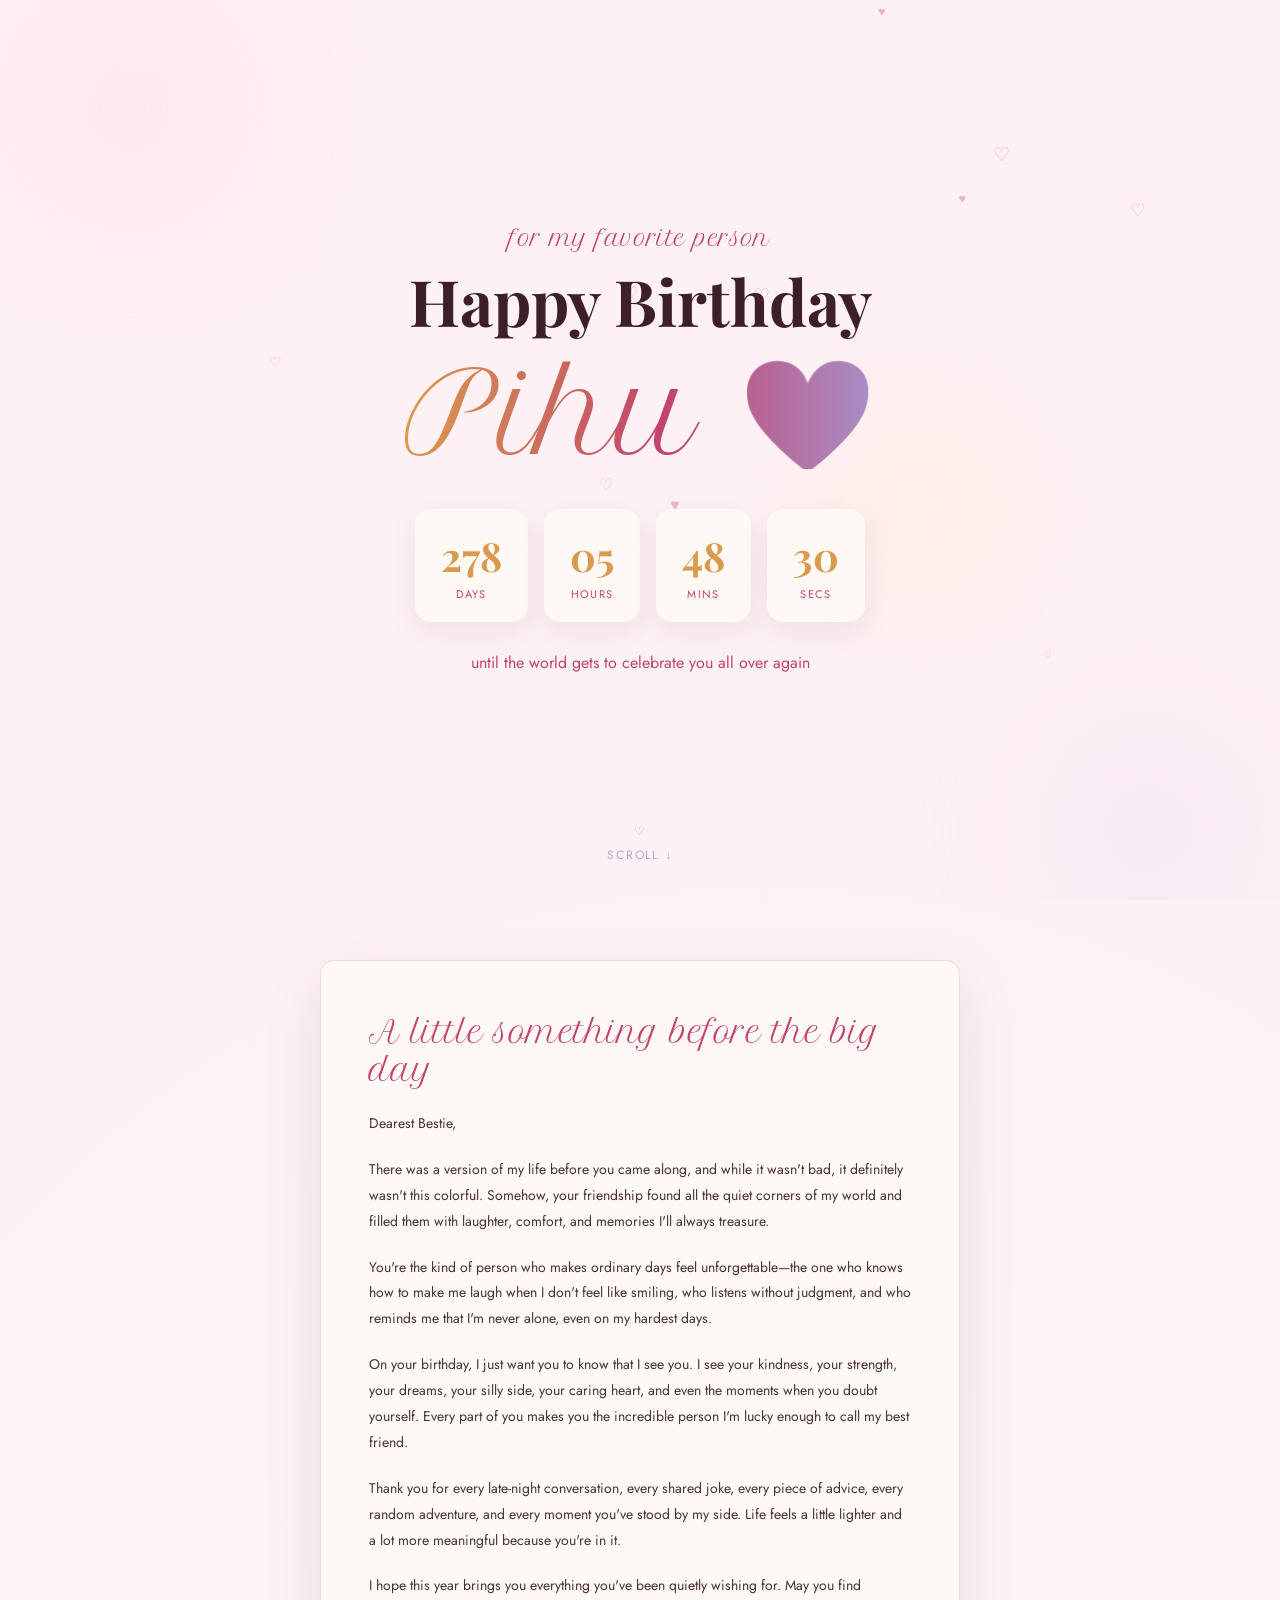
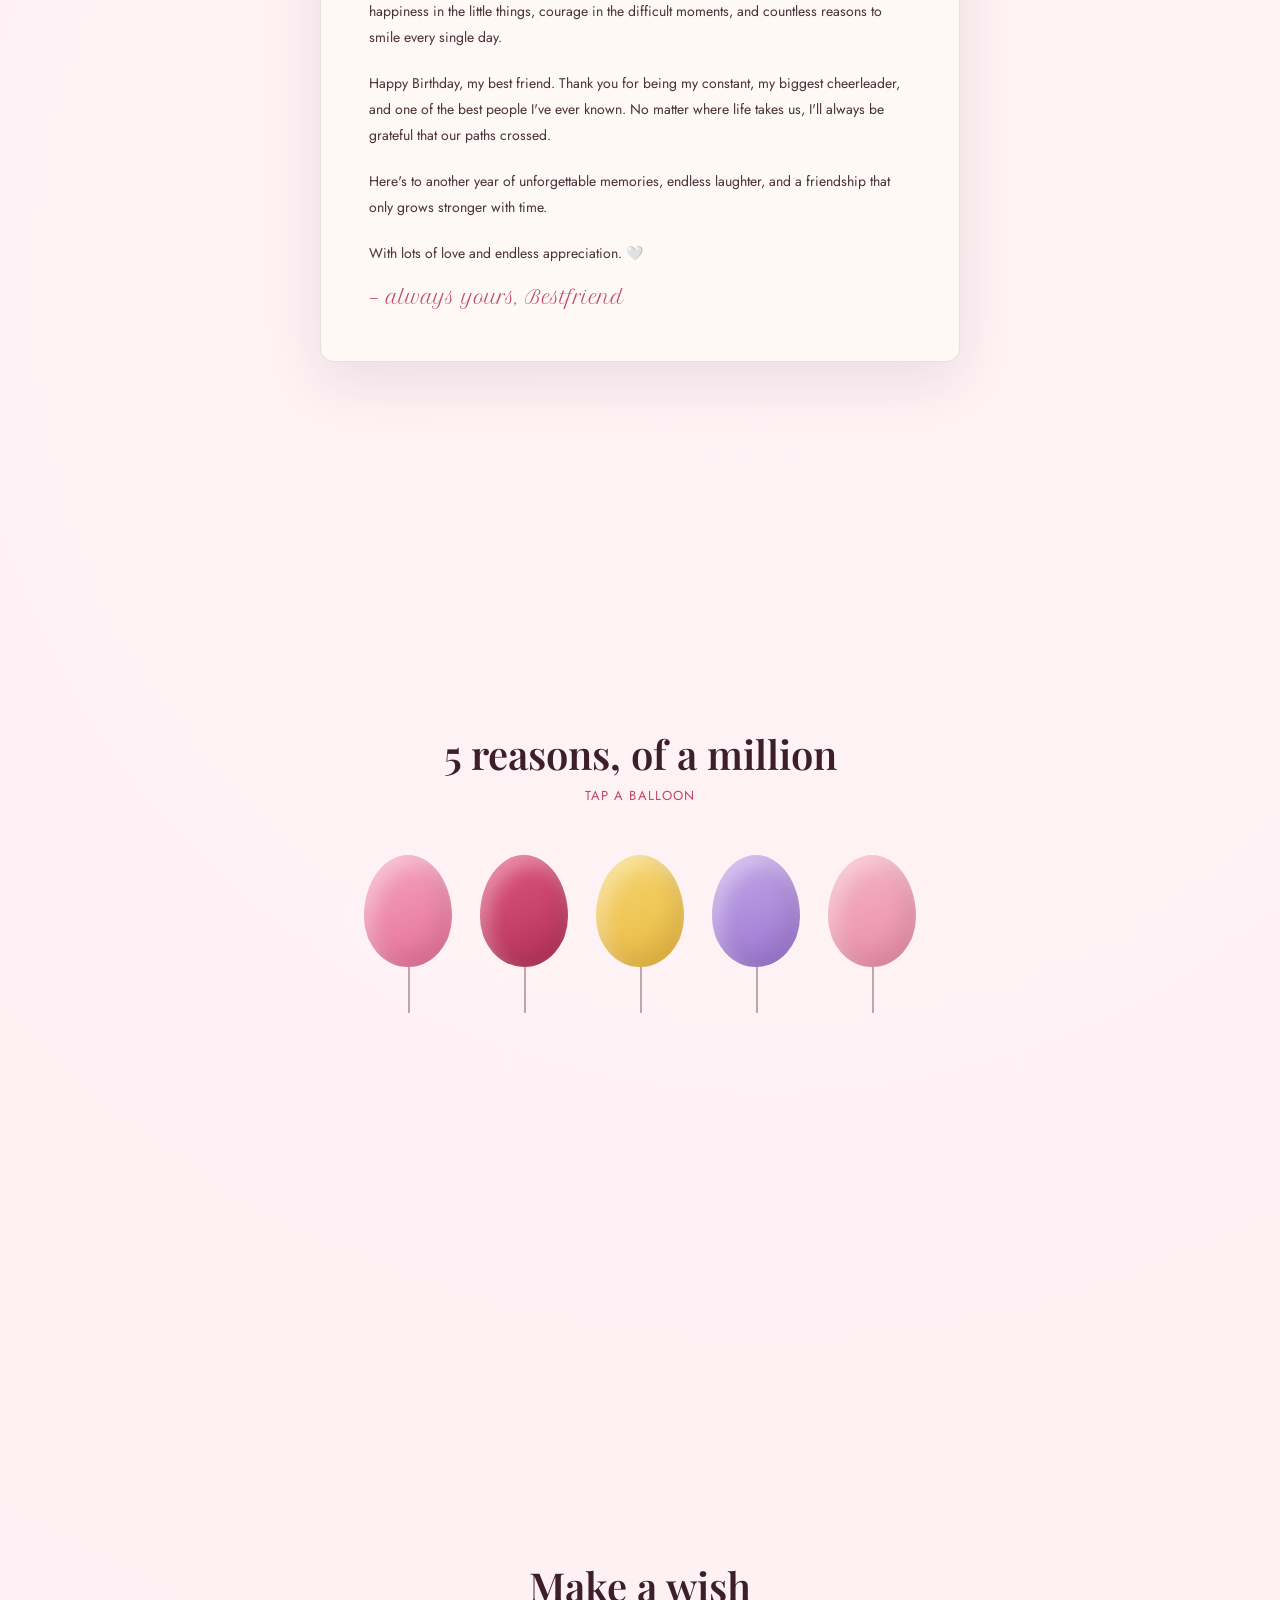
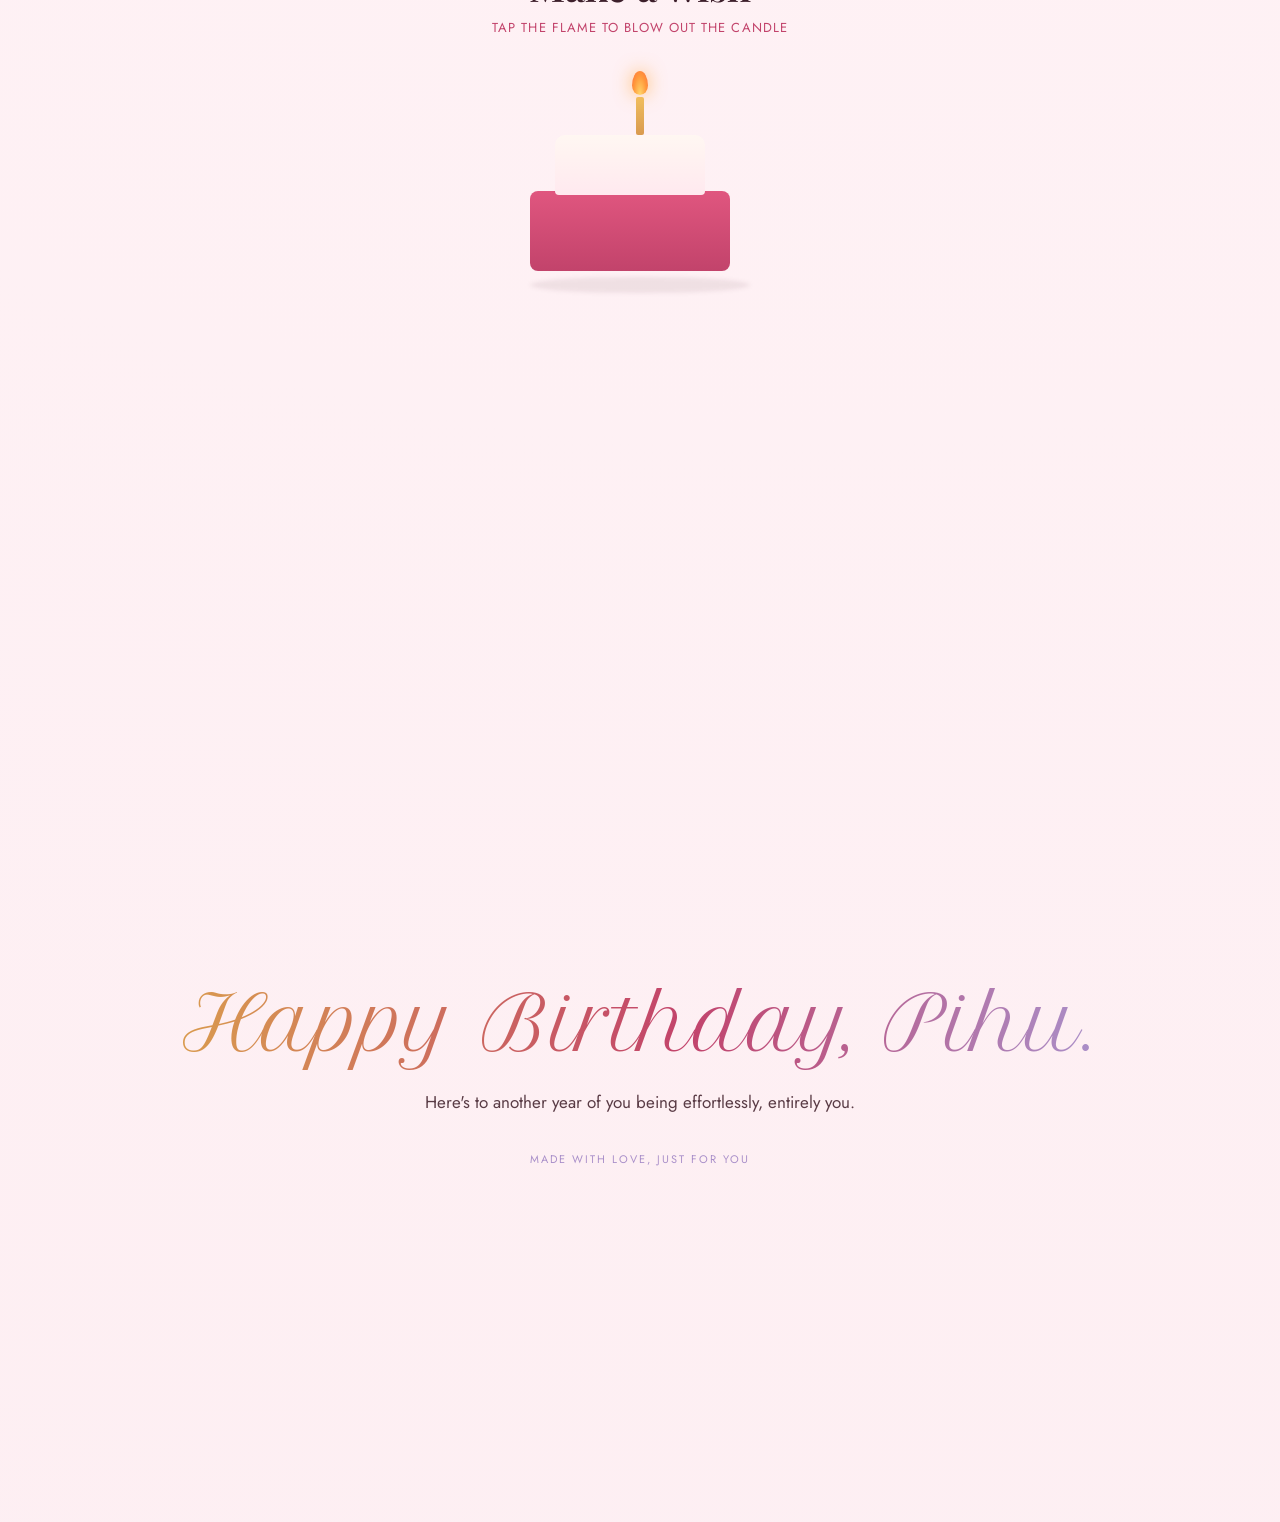
<file: index.html>
<!DOCTYPE html>
<html lang="en">
<head>
<meta charset="UTF-8">
<meta name="viewport" content="width=device-width, initial-scale=1.0">
<title>Happy Birthday, pihu</title>
<link rel="preconnect" href="https://fonts.googleapis.com">
<link rel="preconnect" href="https://fonts.gstatic.com" crossorigin>
<link href="https://fonts.googleapis.com/css2?family=Playfair+Display:ital,wght@0,500;0,600;0,700;1,500;1,600&family=Petit+Formal+Script&family=Jost:wght@300;400;500;600&display=swap" rel="stylesheet">
<link rel="stylesheet" href="styles.css">
</head>
<body>

<div class="bg-animation" id="bgAnimation">
  <div class="bg-blob blob1"></div>
  <div class="bg-blob blob2"></div>
  <div class="bg-blob blob3"></div>
</div>

<!-- SECTION 1: HERO -->
<section class="section" id="hero">
  <div class="eyebrow">for my favorite person</div>
  <h1 class="hero-title">Happy Birthday</h1>
  <div class="name-script">Pihu 🤍</div>

  <div class="countdown-row">
    <div class="count-box"><div class="count-num" id="cd-days">00</div><div class="count-label">Days</div></div>
    <div class="count-box"><div class="count-num" id="cd-hours">00</div><div class="count-label">Hours</div></div>
    <div class="count-box"><div class="count-num" id="cd-mins">00</div><div class="count-label">Mins</div></div>
    <div class="count-box"><div class="count-num" id="cd-secs">00</div><div class="count-label">Secs</div></div>
  </div>
  <div class="sub-line" id="cd-caption">until the world gets to celebrate you all over again</div>

  <div class="scroll-hint"><span>♡</span>scroll ↓</div>
</section>

<!-- SECTION 2: LETTER -->
<section class="section" id="letter">
  <div class="letter-card">
    <div class="letter-title">A little something before the big day</div>
     <p>Dearest Bestie,</p>
    <p>There was a version of my life before you came along, and while it wasn't bad, it definitely wasn't this colorful. Somehow, your friendship found all the quiet corners of my world and filled them with laughter, comfort, and memories I'll always treasure.</p>
    <p>You're the kind of person who makes ordinary days feel unforgettable—the one who knows how to make me laugh when I don't feel like smiling, who listens without judgment, and who reminds me that I'm never alone, even on my hardest days.</p>
    <p>On your birthday, I just want you to know that I see you. I see your kindness, your strength, your dreams, your silly side, your caring heart, and even the moments when you doubt yourself. Every part of you makes you the incredible person I'm lucky enough to call my best friend.</p>
    <p>Thank you for every late-night conversation, every shared joke, every piece of advice, every random adventure, and every moment you've stood by my side. Life feels a little lighter and a lot more meaningful because you're in it.</p>
    <p>I hope this year brings you everything you've been quietly wishing for. May you find happiness in the little things, courage in the difficult moments, and countless reasons to smile every single day.</p>
    <p>Happy Birthday, my best friend. Thank you for being my constant, my biggest cheerleader, and one of the best people I've ever known. No matter where life takes us, I'll always be grateful that our paths crossed.</p>
    <p>Here's to another year of unforgettable memories, endless laughter, and a friendship that only grows stronger with time.</p>
    <p>With lots of love and endless appreciation. 🤍</p>
        <div class="letter-signoff">— always yours, Bestfriend</div>
  </div>
</section>

<!-- SECTION 3: BALLOONS -->
<section class="section" id="balloons">
  <h2 class="section-title">5 reasons, of a million</h2>
  <div class="section-hint">tap a balloon</div>
  <div class="balloon-row" id="balloonRow"></div>
</section>

<!-- SECTION 4: CAKE -->
<section class="section" id="cake">
  <h2 class="section-title">Make a wish</h2>
  <div class="section-hint" id="cakeHint">tap the flame to blow out the candle</div>
  <div class="cake-wrap">
    <div class="candle">
      <div class="flame" id="flame"></div>
      <div class="smoke" id="smoke"></div>
    </div>
    <div class="cake-body">
      <div class="tier-top"></div>
      <div class="tier-bottom"></div>
    </div>
    <div class="cake-shadow"></div>
  </div>
  <div class="wish-reveal" id="wishText">Wherever this next year takes you, I hope it hands you exactly what you've been quietly hoping for.</div>
</section>

<!-- SECTION 5: FINAL -->
<section class="section" id="final">
  <div class="final-title">Happy Birthday, Pihu.</div>
  <div class="final-sub">Here's to another year of you being effortlessly, entirely you.</div>
  <div class="final-made">made with love, just for you</div>
</section>

<!-- MODAL -->
<div class="modal-overlay" id="modalOverlay">
  <div class="modal-card">
    <div class="photo-slot" id="modalPhoto">
      <div class="heart-icon">📷</div>
      <div>add your photo here</div>
    </div>
    <div class="modal-message" id="modalMessage"></div>
    <button class="modal-close" id="modalClose">close</button>
  </div>
</div>

<script src="script.js"></script>
</body>
</html>
</file>
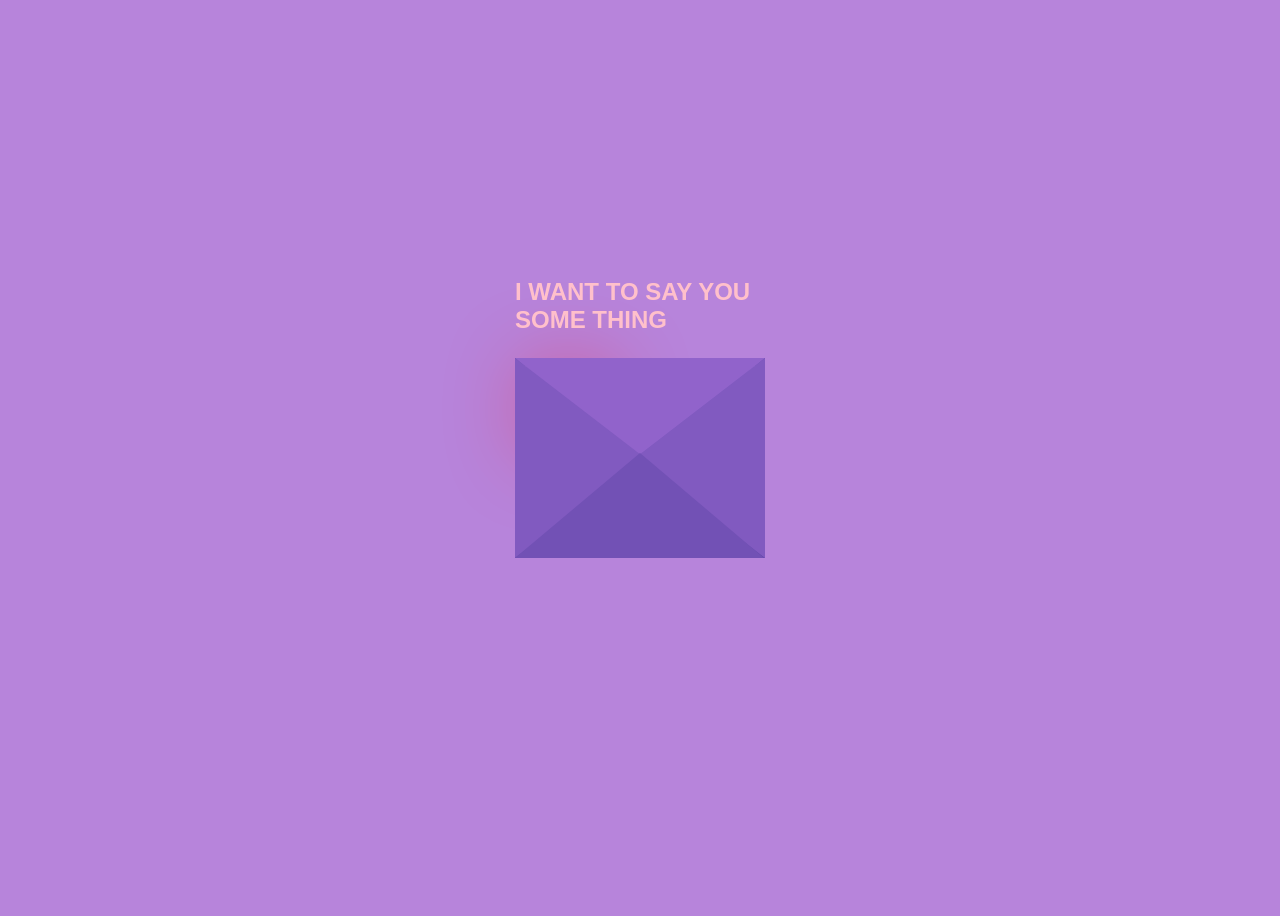
<file: letter.html>
<!DOCTYPE html>
<html lang="en">
<head>
    <meta charset="UTF-8">
    <meta name="viewport" content="width=device-width, initial-scale=1.0">
    <title>Document</title>
    <link rel="stylesheet" href="letter.css">
</head>
<body>
    <div class="envelope">
        <div class="back"></div>
        <div class="letter">
            <div class="heart"></div>
            <div class="text">
                <a href="index.html">PLASE CLICK HERE</a>
                <p> HAPPY Birthday MY Bestfriend &#128522.</p>
            </div>
        </div>
        <div class="front"></div>
        <div class="top"></div>
        <div class="shadow"></div>
        <div class="text1">
            <h2>I WANT TO SAY YOU SOME THING</h2>
        </div>
    </div>

</body>

</html>
</file>
<file: styles.css>
:root{
    --blush-1:#fdeef2;
    --blush-2:#fbe1e9;
    --cream:#fff9f6;
    --plum:#3d1f2b;
    --rose:#c2436b;
    --gold:#d99a4e;
    --lilac:#a98fc9;
    --line: rgba(61,31,43,0.12);
  }
  *{box-sizing:border-box;}
  html,body{
    margin:0;
    padding:0;
    background: radial-gradient(circle at 30% 20%, #fff3f6 0%, var(--blush-1) 45%, var(--blush-2) 100%);
    background-size: 200% 200%;
    animation: bgDrift 22s ease-in-out infinite;
    color:var(--plum);
    font-family:'Jost', sans-serif;
    overflow-x:hidden;
    scroll-behavior:smooth;
    position:relative;
  }
  @keyframes bgDrift{
    0%{ background-position: 20% 10%; }
    50%{ background-position: 80% 60%; }
    100%{ background-position: 20% 10%; }
  }

  /* Persistent full-page background animation layer */
  .bg-animation{
    position:fixed;
    inset:0;
    width:100%;
    height:100%;
    z-index:0;
    pointer-events:none;
    overflow:hidden;
  }
  .bg-blob{
    position:absolute;
    border-radius:50%;
    filter:blur(50px);
    opacity:0.35;
    animation: blobFloat 18s ease-in-out infinite;
  }
  .bg-blob.blob1{
    width:420px; height:420px;
    background:radial-gradient(circle, #ffd3e0, transparent 70%);
    top:-100px; left:-80px;
    animation-duration:20s;
  }
  .bg-blob.blob2{
    width:380px; height:380px;
    background:radial-gradient(circle, #e6d3f7, transparent 70%);
    bottom:-120px; right:-60px;
    animation-duration:24s;
    animation-delay:2s;
  }
  .bg-blob.blob3{
    width:300px; height:300px;
    background:radial-gradient(circle, #ffe6c2, transparent 70%);
    top:40%; left:60%;
    animation-duration:26s;
    animation-delay:4s;
  }
  @keyframes blobFloat{
    0%,100%{ transform:translate(0,0) scale(1); }
    33%{ transform:translate(40px,-30px) scale(1.08); }
    66%{ transform:translate(-30px,30px) scale(0.95); }
  }
  .bg-heart{
    position:absolute;
    bottom:-40px;
    color:rgba(194,67,107,0.28);
    animation: floatUp linear infinite;
    will-change: transform, opacity;
  }
  @keyframes floatUp{
    0%{ transform:translateY(0) translateX(0) rotate(0deg); opacity:0; }
    10%{ opacity:0.7; }
    50%{ transform:translateY(-55vh) translateX(20px) rotate(15deg); }
    90%{ opacity:0.5; }
    100%{ transform:translateY(-110vh) translateX(-10px) rotate(-10deg); opacity:0; }
  }
  .section, .modal-overlay{ position:relative; z-index:1; }
  .section{
    min-height:100vh;
    width:100%;
    display:flex;
    flex-direction:column;
    align-items:center;
    justify-content:center;
    position:relative;
    padding:60px 24px;
    text-align:center;
  }
  .eyebrow{
    font-family:'Petit Formal Script', cursive;
    font-size:22px;
    color:var(--rose);
    margin-bottom:6px;
    letter-spacing:0.02em;
  }
  h1.hero-title{
    font-family:'Playfair Display', serif;
    font-weight:700;
    font-size:clamp(36px,6vw,64px);
    margin:0 0 6px 0;
    color:var(--plum);
  }
  .name-script{
    font-family:'Petit Formal Script', cursive;
    font-size:clamp(56px,10vw,110px);
    line-height:1;
    background: linear-gradient(90deg, var(--gold), var(--rose) 55%, var(--lilac));
    -webkit-background-clip:text;
    background-clip:text;
    color:transparent;
    margin:10px 0 40px 0;
    display:inline-block;
  }
  .countdown-row{
    display:flex;
    gap:16px;
    flex-wrap:wrap;
    justify-content:center;
    margin-bottom:28px;
  }
  .count-box{
    background:var(--cream);
    border-radius:16px;
    box-shadow:0 10px 30px rgba(61,31,43,0.08);
    padding:20px 26px;
    min-width:88px;
  }
  .count-num{
    font-family:'Playfair Display', serif;
    font-size:clamp(26px,4vw,40px);
    color:var(--gold);
    font-weight:700;
  }
  .count-label{
    font-size:11px;
    letter-spacing:0.12em;
    color:var(--rose);
    text-transform:uppercase;
    margin-top:4px;
  }
  .sub-line{
    font-size:16px;
    color:var(--rose);
    max-width:420px;
    line-height:1.6;
  }
  .scroll-hint{
    position:absolute;
    bottom:36px;
    font-size:12px;
    letter-spacing:0.15em;
    color:var(--lilac);
    text-transform:uppercase;
    display:flex;
    flex-direction:column;
    align-items:center;
    gap:6px;
    opacity:0.8;
  }
  .scroll-hint span{
    display:inline-block;
    animation:bob 1.8s ease-in-out infinite;
  }
  @keyframes bob{
    0%,100%{transform:translateY(0);}
    50%{transform:translateY(6px);}
  }

  /* Letter section */
  .letter-card{
    background:var(--cream);
    max-width:640px;
    width:100%;
    border-radius:14px;
    box-shadow:0 20px 60px rgba(61,31,43,0.10);
    padding:52px 48px;
    text-align:left;
    border:1px solid var(--line);
  }
  .letter-title{
    font-family:'Petit Formal Script', cursive;
    color:var(--rose);
    font-size:30px;
    margin:0 0 22px 0;
  }
  .letter-card p{
    font-size:14px;
    line-height:1.85;
    color:#4a3038;
    margin:0 0 20px 0;
  }
  .letter-signoff{
    font-family:'Petit Formal Script', cursive;
    color:var(--rose);
    font-size:18px;
    margin-top:6px;
  }

  /* Balloons */
  h2.section-title{
    font-family:'Playfair Display', serif;
    font-weight:600;
    font-size:clamp(28px,4vw,40px);
    margin:0 0 6px 0;
  }
  .section-hint{
    font-size:13px;
    letter-spacing:0.08em;
    color:var(--rose);
    text-transform:uppercase;
    margin-bottom:50px;
  }
  .balloon-row{
    display:flex;
    gap:28px;
    justify-content:center;
    flex-wrap:wrap;
  }
  .balloon{
    width:88px;
    height:112px;
    border-radius:50% 50% 50% 50% / 55% 55% 45% 45%;
    cursor:pointer;
    position:relative;
    border:none;
    transition:transform .25s ease, box-shadow .25s ease;
    animation:float 4s ease-in-out infinite;
    box-shadow: inset -10px -12px 20px rgba(0,0,0,0.08), inset 8px 10px 18px rgba(255,255,255,0.35);
  }
  .balloon:hover{ transform:translateY(-8px) scale(1.05); }
  .balloon.popped{ animation:none; transform:scale(0); opacity:0; }
  .balloon::after{
    content:'';
    position:absolute;
    bottom:-46px;
    left:50%;
    width:1.5px;
    height:46px;
    background:rgba(61,31,43,0.35);
  }
  .balloon-wrap{ position:relative; padding-bottom:46px; }
  .balloon-wrap:nth-child(1) .balloon{ animation-delay:0s; }
  .balloon-wrap:nth-child(2) .balloon{ animation-delay:.4s; }
  .balloon-wrap:nth-child(3) .balloon{ animation-delay:.8s; }
  .balloon-wrap:nth-child(4) .balloon{ animation-delay:1.2s; }
  .balloon-wrap:nth-child(5) .balloon{ animation-delay:1.6s; }
  @keyframes float{
    0%,100%{ transform:translateY(0); }
    50%{ transform:translateY(-10px); }
  }
  .b1{ background:linear-gradient(160deg,#f6a6c1,#e46f96); }
  .b2{ background:linear-gradient(160deg,#e0567f,#b3315a); }
  .b3{ background:linear-gradient(160deg,#f7d774,#e8b73f); }
  .b4{ background:linear-gradient(160deg,#c3a8e8,#9b74cf); }
  .b5{ background:linear-gradient(160deg,#f6b6c9,#e88ba6); }

  .num-tag{
    position:absolute;
    top:-10px;
    right:-6px;
    background:var(--cream);
    color:var(--plum);
    font-size:11px;
    font-weight:600;
    width:22px;height:22px;
    border-radius:50%;
    display:flex;align-items:center;justify-content:center;
    box-shadow:0 4px 10px rgba(0,0,0,0.12);
  }

  /* Modal */
  .modal-overlay{
    position:fixed; inset:0;
    background:rgba(61,31,43,0.45);
    backdrop-filter:blur(3px);
    display:flex; align-items:center; justify-content:center;
    z-index:100;
    opacity:0; pointer-events:none;
    transition:opacity .3s ease;
    padding:20px;
  }
  .modal-overlay.active{ opacity:1; pointer-events:auto; }
  .modal-card{
    background:var(--cream);
    border-radius:18px;
    max-width:420px;
    width:100%;
    padding:32px;
    text-align:center;
    box-shadow:0 30px 80px rgba(0,0,0,0.25);
    transform:scale(.9) translateY(10px);
    transition:transform .3s ease;
  }
  .modal-overlay.active .modal-card{ transform:scale(1) translateY(0); }
  .photo-slot{
    width:100%;
    aspect-ratio:4/3;
    border-radius:12px;
    background:linear-gradient(135deg,#f3d9e3,#eec1d4);
    display:flex;
    flex-direction:column;
    align-items:center;
    justify-content:center;
    color:#a5657f;
    font-size:13px;
    margin-bottom:20px;
    overflow:hidden;
    position:relative;
  }
  .photo-slot img{
    width:100%; height:100%; object-fit:cover; position:absolute; inset:0;
  }
  .photo-slot .heart-icon{ font-size:30px; margin-bottom:8px; }
  .modal-message{
    font-size:15.5px;
    line-height:1.7;
    color:#4a3038;
  }
  .modal-close{
    margin-top:22px;
    background:none;
    border:1px solid var(--line);
    color:var(--rose);
    padding:8px 22px;
    border-radius:30px;
    font-family:'Jost',sans-serif;
    font-size:13px;
    letter-spacing:0.05em;
    cursor:pointer;
    transition:background .2s;
  }
  .modal-close:hover{ background:rgba(194,67,107,0.08); }

  /* Cake */
  .cake-wrap{
    position:relative;
    margin-top:10px;
    cursor:default;
  }
  .candle{
    position:relative;
    width:8px;
    height:38px;
    background:linear-gradient(180deg,#f0c060,#d99a4e);
    margin:0 auto;
    border-radius:2px;
  }
  .flame{
    position:absolute;
    top:-26px;
    left:50%;
    transform:translateX(-50%);
    width:16px;
    height:24px;
    background:radial-gradient(ellipse at bottom, #ffd76b 0%, #ff9a3c 55%, #ff6f3c 100%);
    border-radius:50% 50% 50% 50% / 60% 60% 40% 40%;
    cursor:pointer;
    animation:flicker 1.4s ease-in-out infinite;
    box-shadow:0 0 18px rgba(255,170,60,0.7);
  }
  @keyframes flicker{
    0%,100%{ transform:translateX(-50%) scale(1) rotate(-1deg); }
    50%{ transform:translateX(-50%) scale(1.08) rotate(2deg); }
  }
  .flame.out{
    animation:none;
    opacity:0;
    box-shadow:none;
  }
  .smoke{
    position:absolute;
    top:-30px; left:50%;
    transform:translateX(-50%);
    width:3px; height:3px;
    opacity:0;
  }
  .smoke.show{
    animation:smokeUp 1.8s ease-out forwards;
  }
  @keyframes smokeUp{
    0%{ opacity:0.6; height:3px; top:-28px; }
    100%{ opacity:0; height:3px; top:-90px; transform:translateX(-50%) translateX(10px); }
  }
  .cake-body{
    width:200px;
  }
  .tier-top{
    width:150px; height:60px;
    background:linear-gradient(180deg,#fff7f2,#ffe9ef);
    border-radius:10px 10px 4px 4px;
    margin:0 auto;
    position:relative;
  }
  .tier-bottom{
    width:200px; height:80px;
    background:linear-gradient(180deg,#e0567f,#c2436b);
    border-radius:8px;
    margin-top:-4px;
  }
  .cake-shadow{
    width:220px; height:16px;
    background:rgba(61,31,43,0.08);
    border-radius:50%;
    margin:6px auto 0;
    filter:blur(2px);
  }
  .cake-hint{
    margin-top:24px;
    font-size:13px;
    color:var(--lilac);
    letter-spacing:0.04em;
  }
  .wish-reveal{
    margin-top:28px;
    max-width:480px;
    font-family:'Playfair Display', serif;
    font-style:italic;
    font-size:20px;
    color:var(--rose);
    opacity:0;
    transform:translateY(10px);
    transition:opacity .6s ease, transform .6s ease;
    line-height:1.6;
  }
  .wish-reveal.show{
    opacity:1;
    transform:translateY(0);
  }

  /* Final */
  .final-title{
    font-family:'Petit Formal Script', cursive;
    font-size:clamp(40px,7vw,74px);
    background: linear-gradient(90deg, var(--gold), var(--rose) 55%, var(--lilac));
    -webkit-background-clip:text;
    background-clip:text;
    color:transparent;
    margin-bottom:18px;
  }
  .final-sub{
    font-size:17px;
    color:#5a3c46;
    max-width:460px;
    line-height:1.7;
    margin-bottom:34px;
  }
  .final-made{
    font-size:11px;
    letter-spacing:0.18em;
    color:var(--lilac);
    text-transform:uppercase;
  }

  /* floating hearts */
  .heart-float{
    position:absolute;
    font-size:14px;
    color:rgba(194,67,107,0.35);
    pointer-events:none;
    animation:heartDrift 6s ease-in-out infinite;
  }
  @keyframes heartDrift{
    0%,100%{ transform:translateY(0) rotate(0deg); opacity:.5;}
    50%{ transform:translateY(-18px) rotate(6deg); opacity:.9;}
  }

  @media (prefers-reduced-motion: reduce){
    *{ animation:none !important; transition:none !important; }
  }

  @media (max-width:480px){
    .letter-card{ padding:32px 24px; }
    .balloon{ width:68px; height:88px; }
    .cake-body{ width:160px; }
    .tier-top{ width:120px; }
    .tier-bottom{ width:160px; }
  }
</file>
<file: letter.css>
body{
    display: flex;
    align-items: center;
    justify-content: center;
    height: 100vh;
    background: #b784db;
}
.envelope{
    position: relative;
    cursor: pointer;
}
.back{
    position: relative;
    width: 250px;
    height: 200px;
    background: #6247aa;
}
.front{
    position: absolute;
    border-right: 130px solid #815ac0;
    border-top: 100px solid transparent;
    border-bottom: 100px solid transparent;
    height: 0;
    width: 0;
    top: 0;
    inline-size: 120px;
    z-index: 3;
}
.front:before{
    content: "";
    position: absolute;
    border-left: 130px solid #815ac0;
    border-top: 100px solid transparent;
    border-bottom: 100px solid transparent;
    height: 0;
    width: 0;
    top: -100px;
}
.front:after{
    content: "";
    position: absolute;
    border-bottom: 105px solid #7251b5;
    border-left: 125px solid transparent;
    border-right: 124px solid transparent;
    height: 0;
    width: 0;
    top: -5px;
}
.top{
    position: absolute;
    border-top: 105px solid #9163cb;
    border-left: 125px solid transparent;
    border-right: 125px solid transparent;
    height: 0;
    width: 0;
    top: 0;
    transform-origin: top;
    transition: 0.45;
}
.envelope:hover  .top{
    transform: rotateX(160deg);
}
.letter{
    position: absolute;
    background: white;
    width: 230px;
    height: 180px;
    top: 0px;
    left: 10px;
    transition: 0.3s;
}
.letter  a {
   text-align: center;
} 
.envelope:hover  .letter{
    transform: translateY(-100px);
    z-index: 3;
}
.text1{
    position:absolute;
    color:pink;
    font-family: sans-serif;
    top: -100px;
}
.text{
    text-align: center;
    font-size: 13px;
    font-family: Arial, Helvetica, sans-serif;
    margin-top: 10px;
    font-weight: bold;
    color: black;
    position: relative;
    top: 10px;
}

/*---heart -----*/
.heart{
    background-color: red;
    height: 50px;
    width: 50px;
    position: relative;
    top: 15px;
    left: 15px;
    transform: rotate(-45deg);
    box-shadow: -5px 10px 90px red;
    animation: untoldcoding 0.6s linear infinite;
}
@keyframes untoldcoding{
    0%{
        transform: rotate(-45deg) scale(1.05);
    }
    7%{
        transform: rotate(-45deg) scale(1);
    }
    100%{
        transform: rotate(-45deg) scale(0.8);
    }
}
.heart::before{
    content: "";
    position: absolute;
    height: 50px;
    width: 50px;
    background-color: red;
    top: -20px;
    border-radius: 30px;
}
.heart::after{
    content: "";
    position: absolute;
    height: 50px;
    width: 50px;
    background-color: red;
    right: -20px;
    border-radius: 30px;
}
</file>
